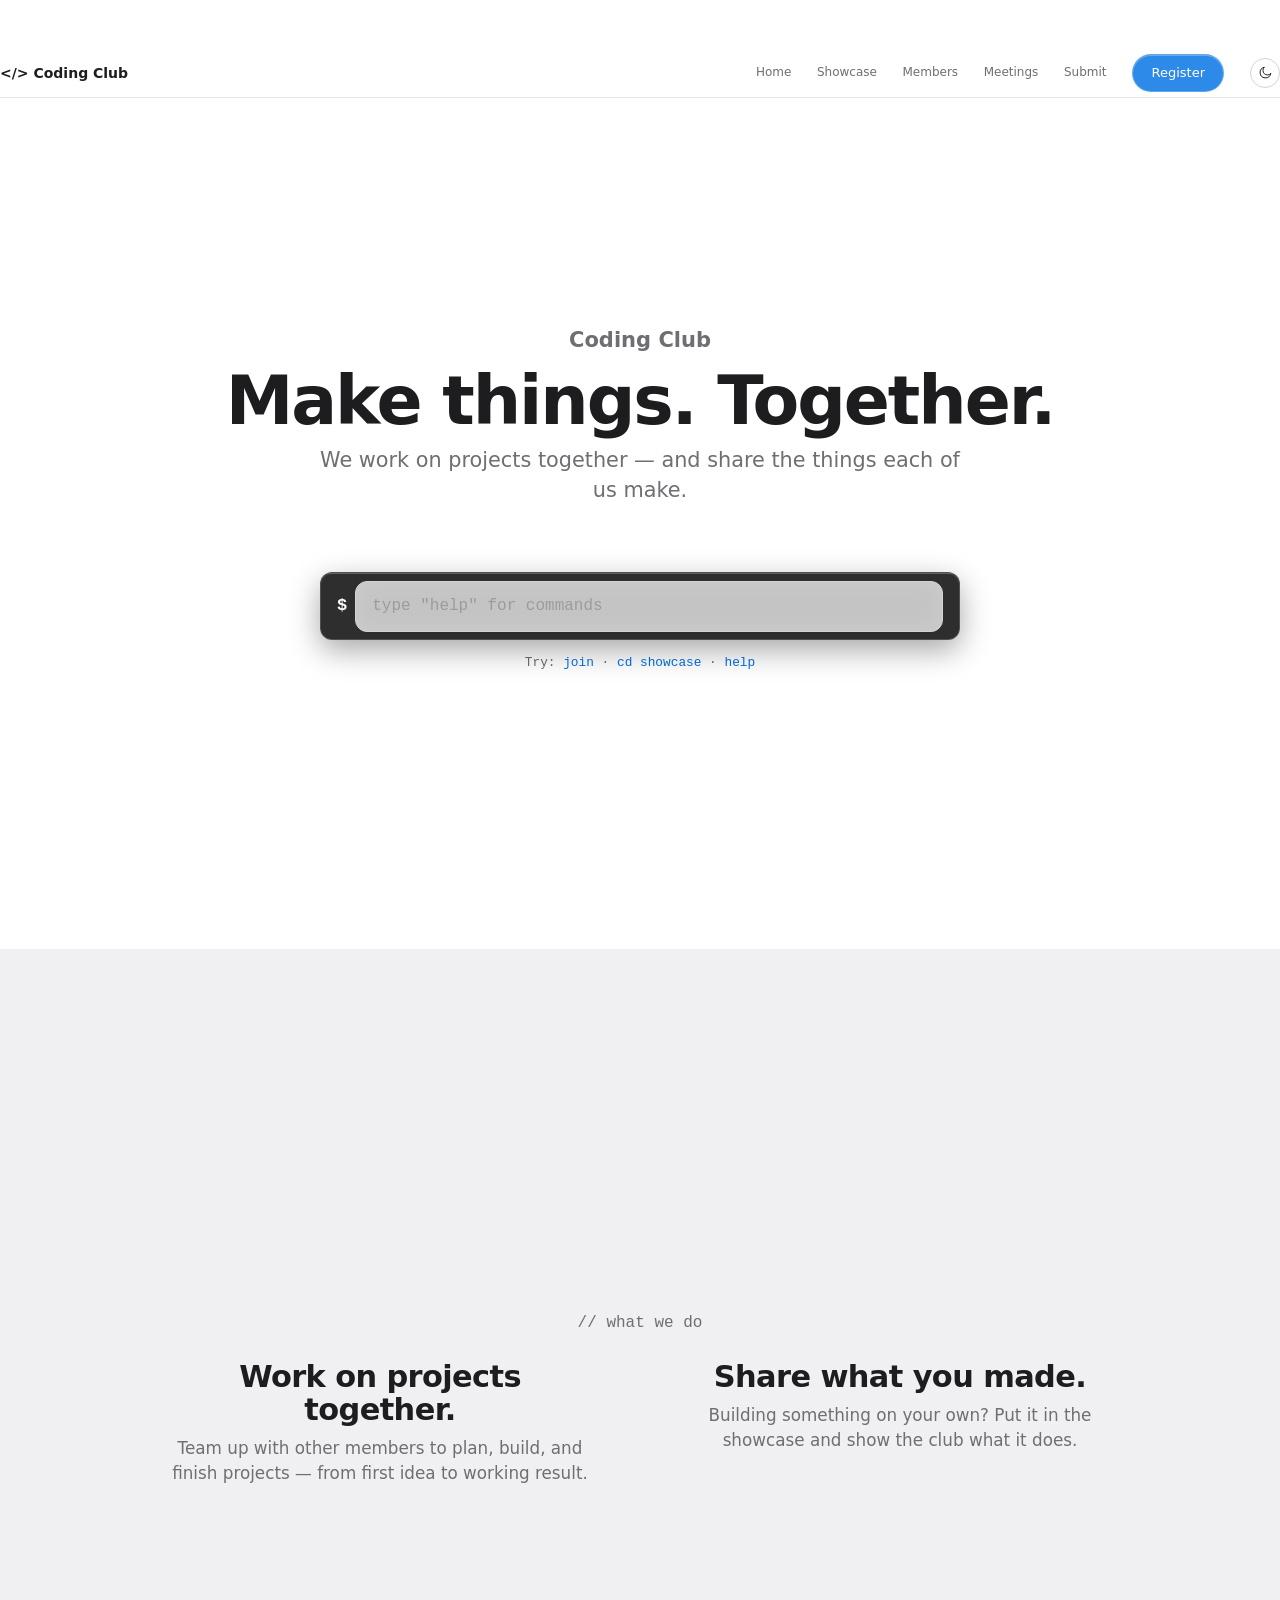
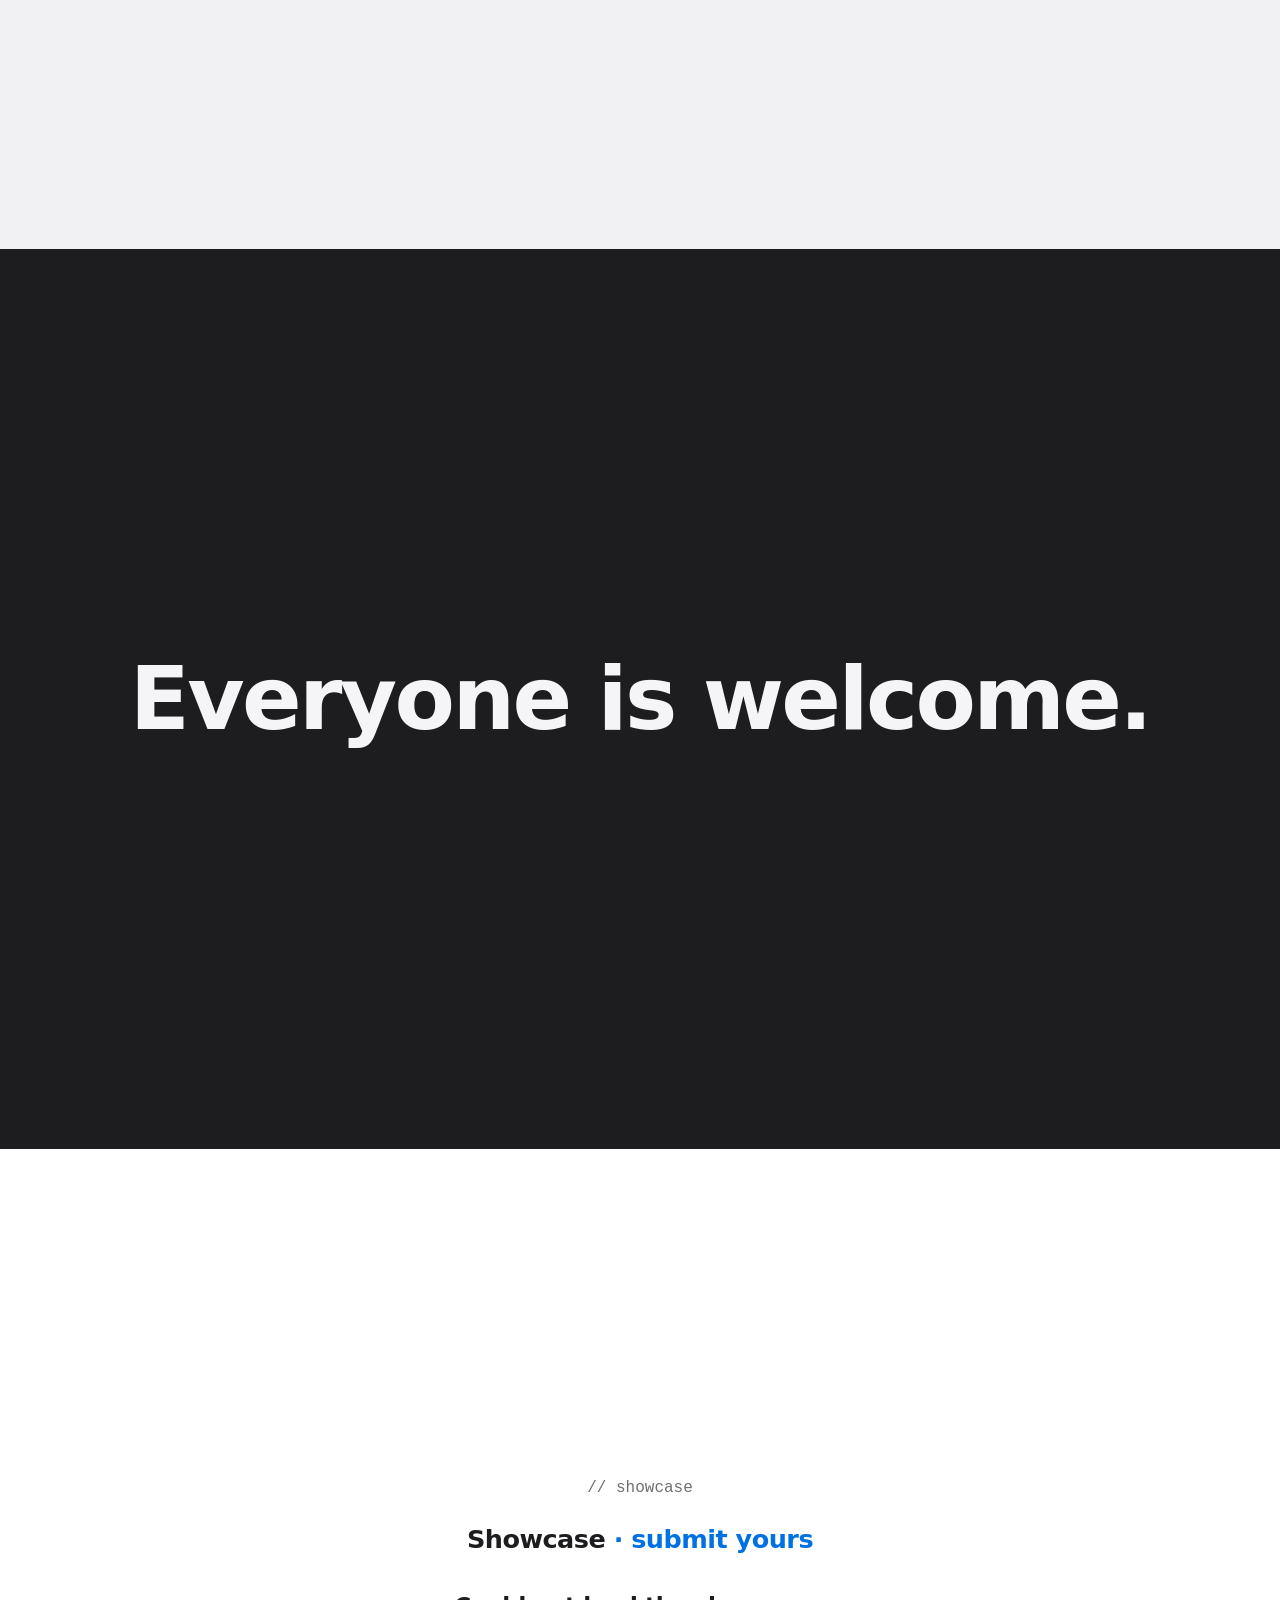
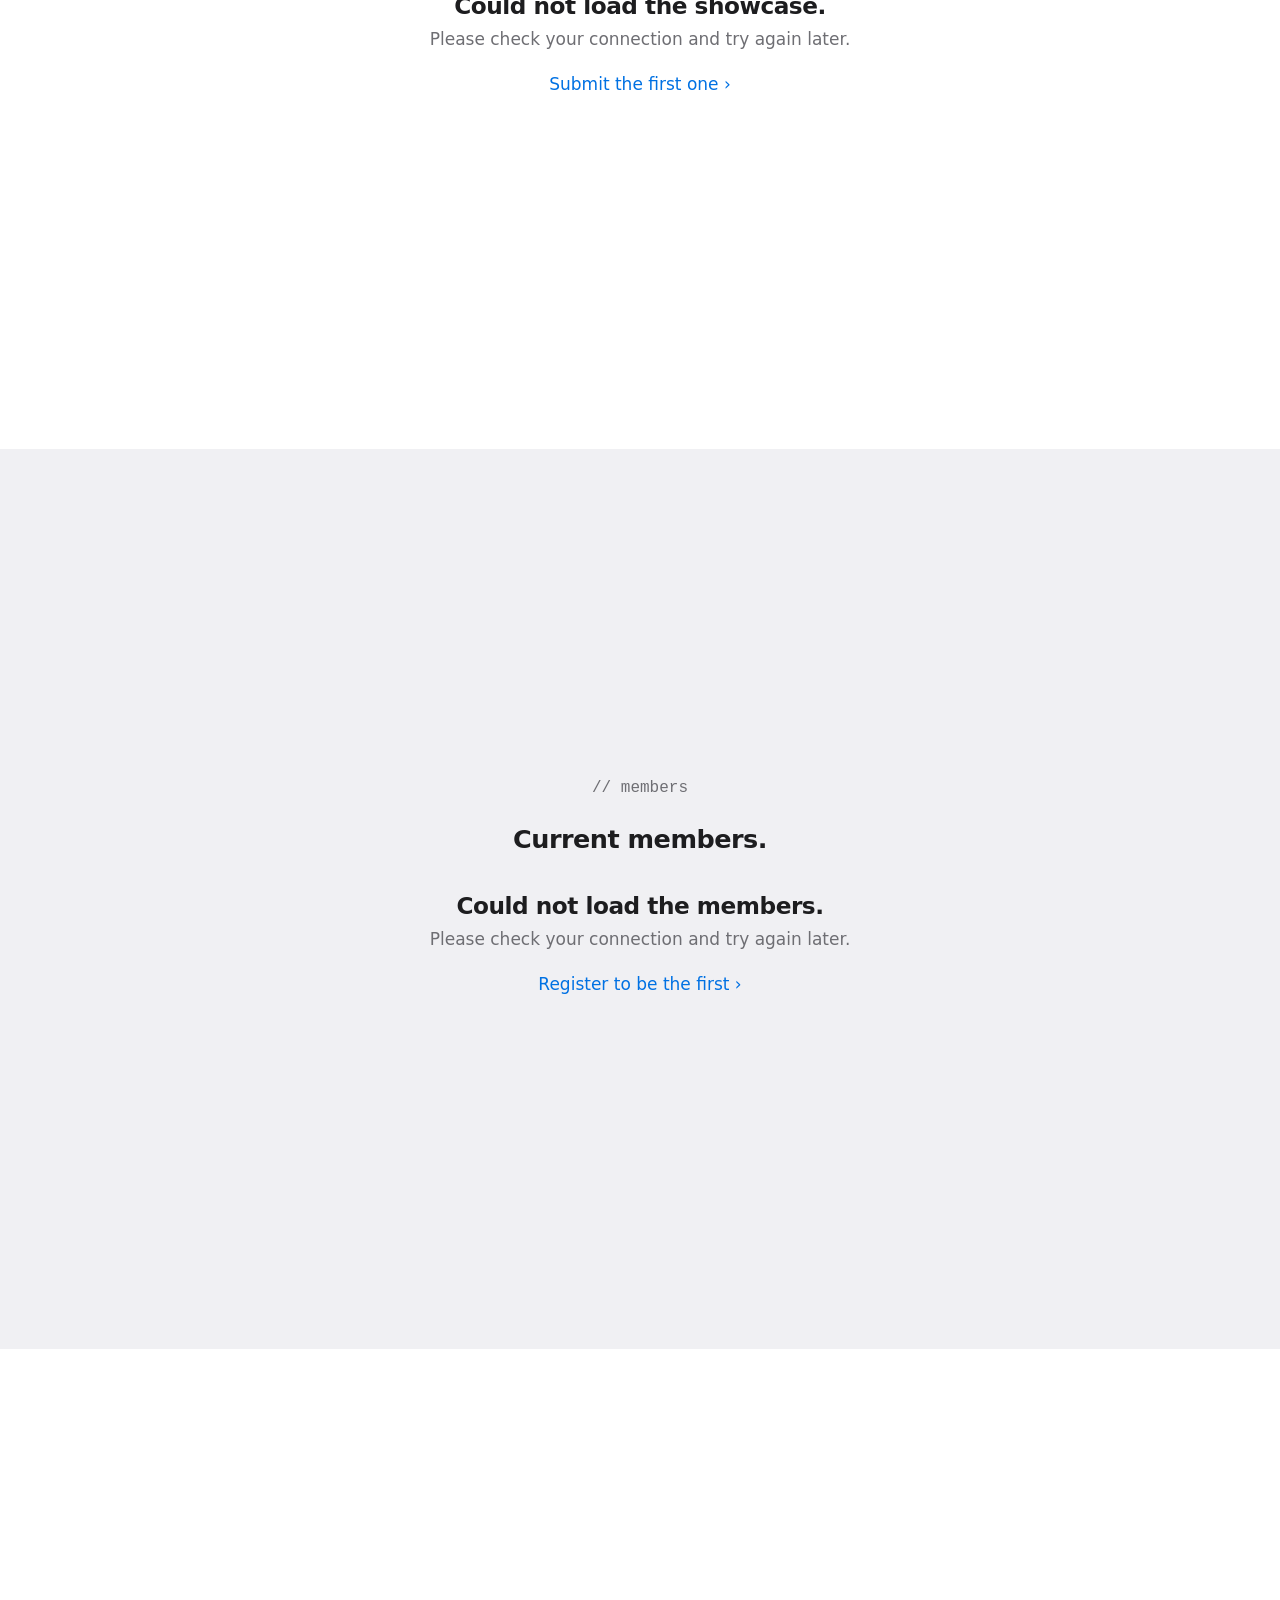
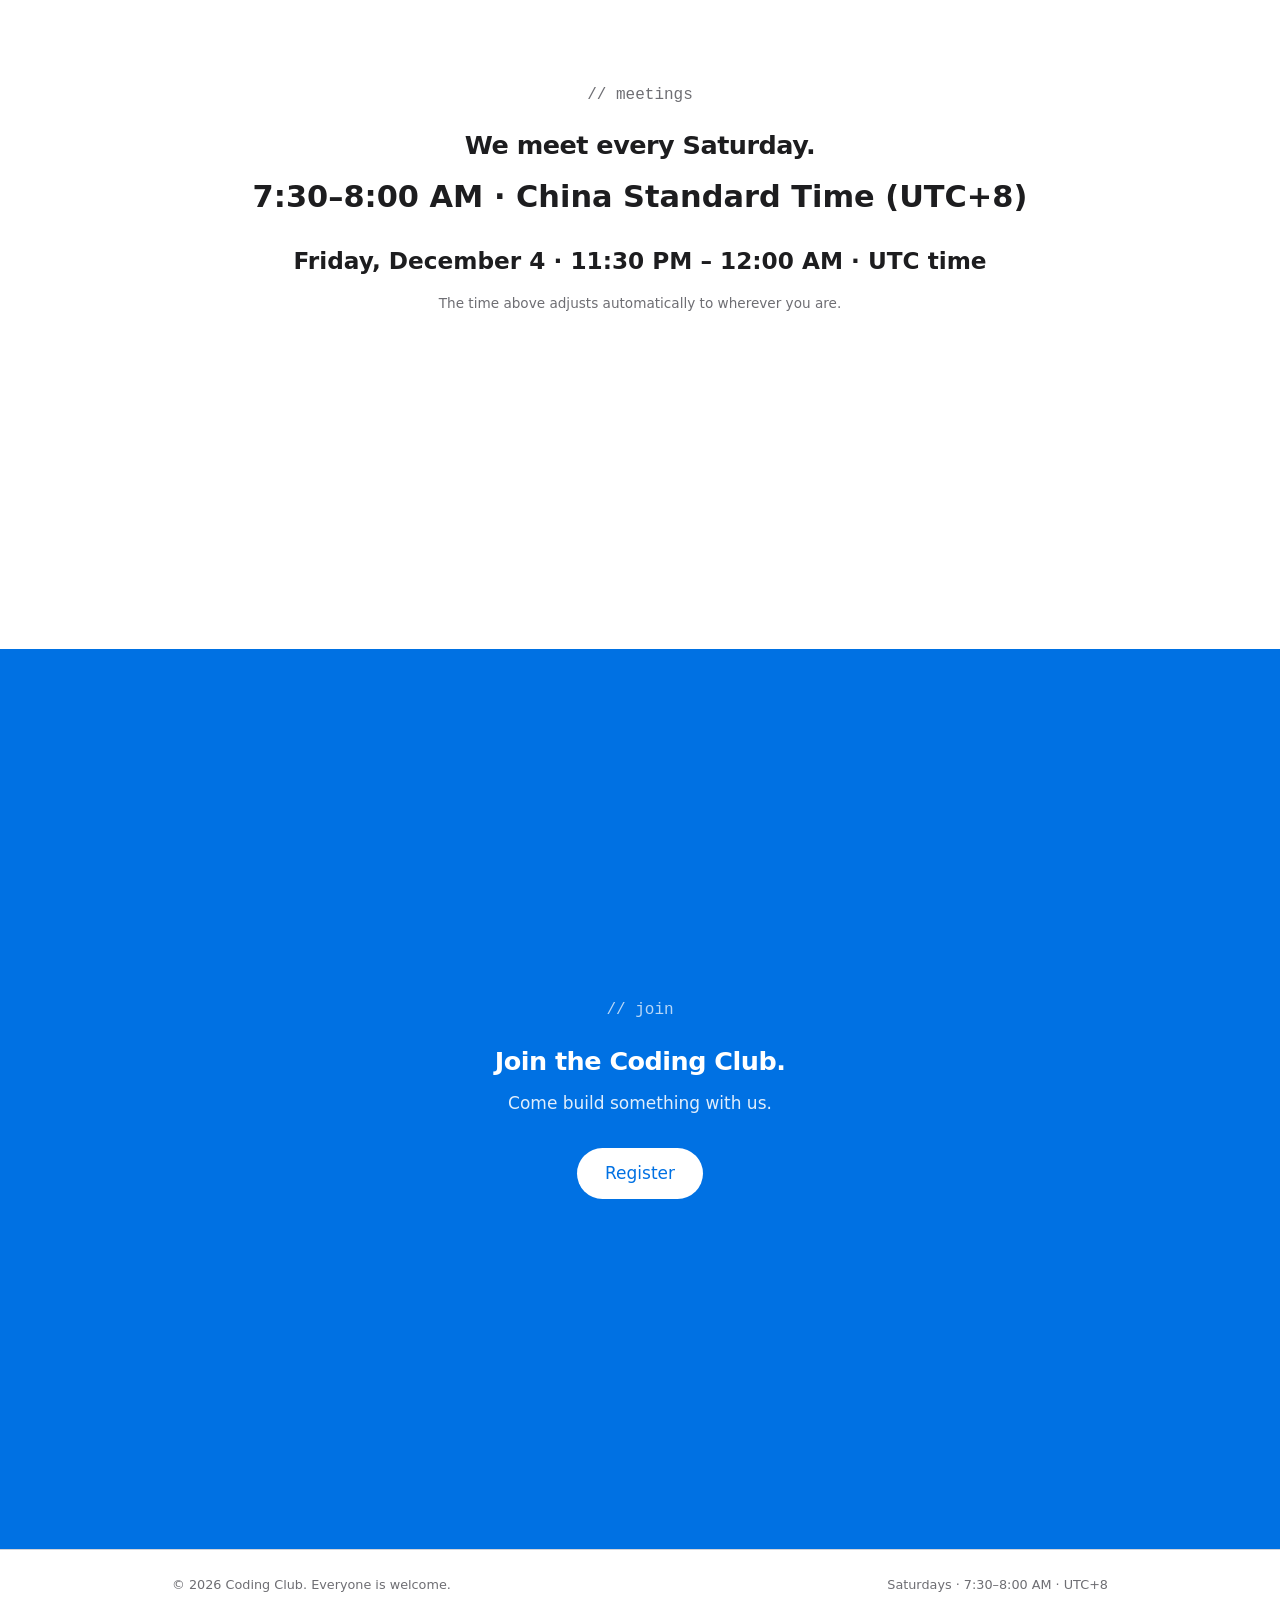
<file: index.html>
<!DOCTYPE html>
<html lang="en">
<head>
  <meta charset="UTF-8">
  <meta name="viewport" content="width=device-width, initial-scale=1.0">
  <meta name="description" content="The Coding Club — work on projects together and share what you make. Everyone is welcome. Meets every Saturday, 7:30-8:00 AM (UTC+8).">
  <title>Coding Club</title>
  <script>
    /* Apply saved theme before first paint (no flash). No saved value = follow system. */
    try {
      var t = localStorage.getItem('theme');
      if (t === 'dark' || t === 'light') document.documentElement.setAttribute('data-theme', t);
    } catch (e) {}
    /* Enable scroll-reveal animations; site.js reveals elements as they scroll in. */
    if ('IntersectionObserver' in window && !window.matchMedia('(prefers-reduced-motion: reduce)').matches) {
      document.documentElement.classList.add('anim-on');
    }
  </script>
  <link rel="stylesheet" href="style.css">
  <script src="theme.js" defer></script>
  <script src="api.js" defer></script>
  <script src="site.js" defer></script>
</head>
<body>
  <nav class="nav">
    <div class="nav-inner">
      <a class="logo" href="index.html">&lt;/&gt; Coding Club</a>
      <div class="nav-links">
        <a href="#">Home</a>
        <a href="#showcase">Showcase</a>
        <a href="#members">Members</a>
        <a href="#meetings">Meetings</a>
        <a href="submit.html">Submit</a>
        <a href="register.html" class="btn btn-primary">Register</a>
        <button class="theme-toggle" aria-label="Switch theme">
          <svg class="icon-sun" viewBox="0 0 24 24" fill="none" stroke="currentColor" stroke-width="1.6" stroke-linecap="round" aria-hidden="true">
            <circle cx="12" cy="12" r="4.2"></circle>
            <path d="M12 2.5v2.3M12 19.2v2.3M2.5 12h2.3M19.2 12h2.3M5 5l1.7 1.7M17.3 17.3L19 19M19 5l-1.7 1.7M6.7 17.3L5 19"></path>
          </svg>
          <svg class="icon-moon" viewBox="0 0 24 24" fill="none" stroke="currentColor" stroke-width="1.6" stroke-linecap="round" stroke-linejoin="round" aria-hidden="true">
            <path d="M20.4 13.9A8.6 8.6 0 1 1 10.1 3.6a6.8 6.8 0 0 0 10.3 10.3z"></path>
          </svg>
        </button>
      </div>
    </div>
  </nav>

  <main>
    <section class="screen hero">
      <p class="eyebrow reveal">Coding Club</p>
      <h1 class="reveal rd1">Make things. Together.</h1>
      <p class="sub reveal rd2">We work on projects together — and share the things each of us make.</p>
      <div class="terminal reveal rd3" id="terminal">
        <div class="term-out" id="term-out" role="log" aria-live="polite"></div>
        <div class="term-row">
          <span class="term-prompt" aria-hidden="true">$</span>
          <label for="term-input" class="visually-hidden">Type a command</label>
          <input id="term-input" class="term-input" type="text" autocomplete="off" autocapitalize="off" spellcheck="false" placeholder='type "help" for commands'>
        </div>
      </div>
      <p class="term-hint reveal rd3">Try: <button type="button" class="term-example">join</button> · <button type="button" class="term-example">cd showcase</button> · <button type="button" class="term-example">help</button></p>
    </section>

    <section class="screen screen-alt">
      <p class="mono-label reveal">// what we do</p>
      <div class="duo">
        <div class="reveal rd1">
          <h3>Work on projects together.</h3>
          <p>Team up with other members to plan, build, and finish projects — from first idea to working result.</p>
        </div>
        <div class="reveal rd2">
          <h3>Share what you made.</h3>
          <p>Building something on your own? Put it in the showcase and show the club what it does.</p>
        </div>
      </div>
    </section>

    <section class="screen screen-band">
      <h2 class="reveal">Everyone is welcome.</h2>
    </section>

    <section id="showcase" class="screen-scroll">
      <p class="mono-label reveal">// showcase</p>
      <h2 class="reveal rd1">Showcase <a href="submit.html" class="inline-link">· submit yours</a></h2>
      <div id="showcase-grid" class="showcase-grid"></div>
      <div id="showcase-empty" class="empty reveal rd2">
        <h3>Nothing here yet.</h3>
        <p>Projects that members share will show up here.</p>
        <a href="submit.html" class="cta-link">Submit the first one<span class="chev" aria-hidden="true"> ›</span></a>
      </div>
    </section>

    <section id="members" class="members-section screen-alt">
      <div class="members-stage">
        <p class="mono-label reveal">// members</p>
        <h2 class="reveal rd1">Current members.</h2>
        <div id="member-list" class="member-list" role="region" aria-label="Current members"></div>
        <div id="member-empty" class="empty reveal rd2">
          <h3>No members yet.</h3>
          <p>Register and you'll appear here.</p>
          <a href="register.html" class="cta-link">Register to be the first<span class="chev" aria-hidden="true"> ›</span></a>
        </div>
      </div>
    </section>

    <section id="meetings" class="screen">
      <p class="mono-label reveal">// meetings</p>
      <h2 class="reveal rd1">We meet every Saturday.</h2>
      <p class="rule reveal rd2">7:30–8:00 AM · China Standard Time (UTC+8)</p>
      <p id="meeting-next" class="next-time reveal rd3">Saturdays · 7:30–8:00 AM · UTC+8</p>
      <p class="note reveal rd3">The time above adjusts automatically to wherever you are.</p>
    </section>

    <section class="screen screen-accent">
      <p class="mono-label reveal">// join</p>
      <h2 class="reveal rd1">Join the Coding Club.</h2>
      <p class="lead reveal rd2">Come build something with us.</p>
      <a href="register.html" class="btn btn-invert btn-hero reveal rd3">Register</a>
    </section>
  </main>

  <footer>
    <div class="container foot-inner">
      <p>© <span id="year"></span> Coding Club. Everyone is welcome.</p>
      <p>Saturdays · 7:30–8:00 AM · UTC+8</p>
    </div>
  </footer>
</body>
</html>
</file>
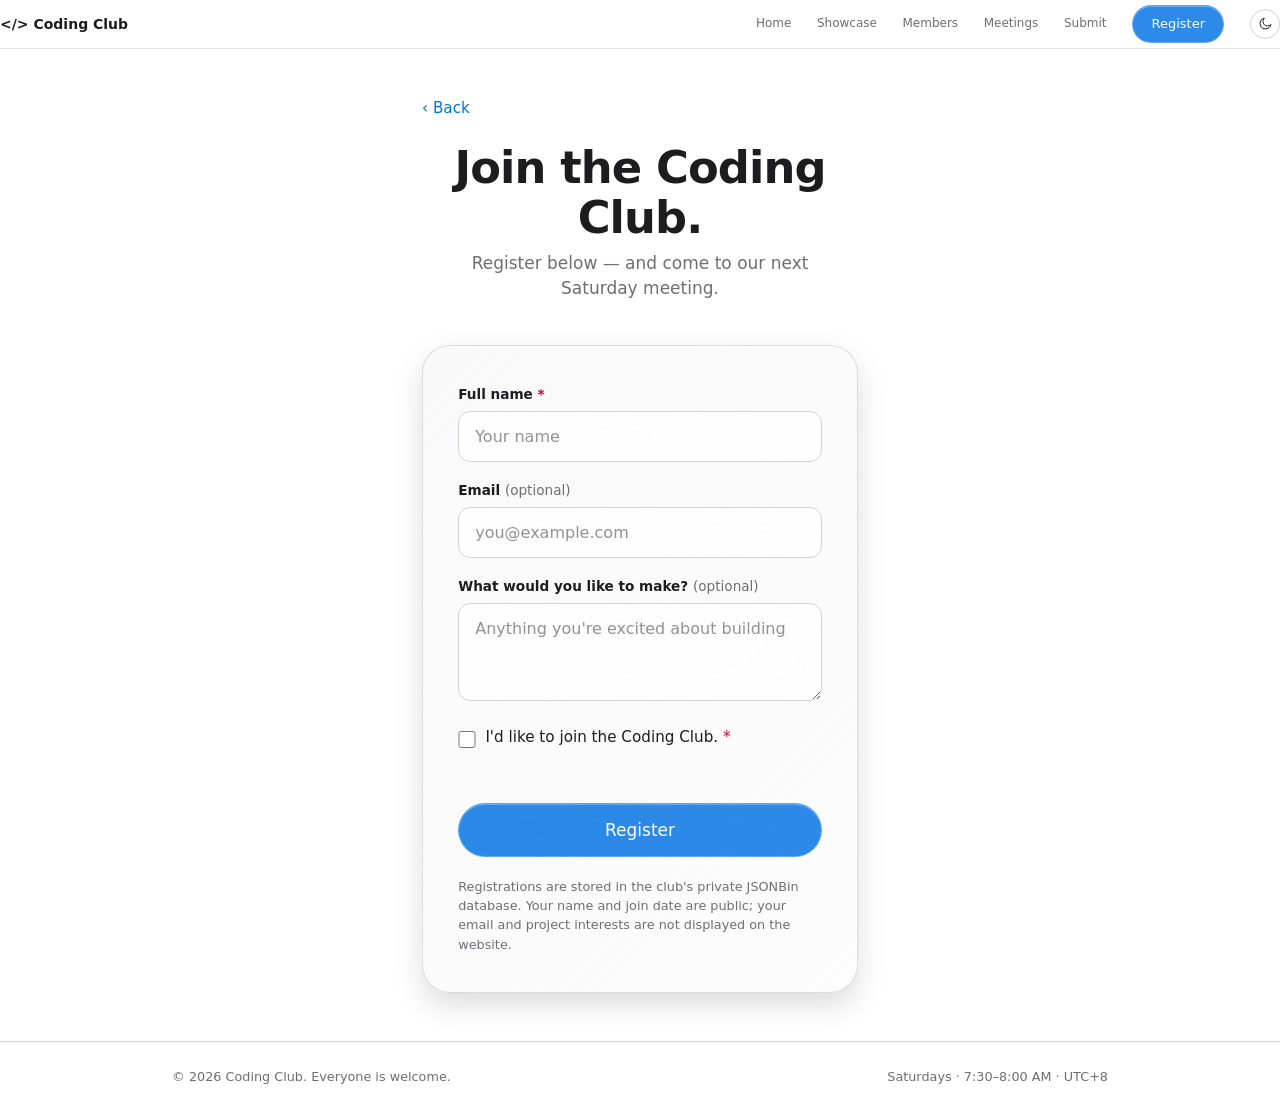
<file: register.html>
<!DOCTYPE html>
<html lang="en">
<head>
  <meta charset="UTF-8">
  <meta name="viewport" content="width=device-width, initial-scale=1.0">
  <meta name="description" content="Register to join the Coding Club.">
  <title>Register — Coding Club</title>
  <script>
    /* Apply saved theme before first paint (no flash). No saved value = follow system. */
    try {
      var t = localStorage.getItem('theme');
      if (t === 'dark' || t === 'light') document.documentElement.setAttribute('data-theme', t);
    } catch (e) {}
    /* Enable scroll-reveal animations; site.js reveals elements as they scroll in. */
    if ('IntersectionObserver' in window && !window.matchMedia('(prefers-reduced-motion: reduce)').matches) {
      document.documentElement.classList.add('anim-on');
    }
  </script>
  <link rel="stylesheet" href="style.css">
  <script src="theme.js" defer></script>
  <script src="api.js" defer></script>
  <script src="site.js" defer></script>
</head>
<body>
  <nav class="nav">
    <div class="nav-inner">
      <a class="logo" href="index.html">&lt;/&gt; Coding Club</a>
      <div class="nav-links">
        <a href="index.html">Home</a>
        <a href="index.html#showcase">Showcase</a>
        <a href="index.html#members">Members</a>
        <a href="index.html#meetings">Meetings</a>
        <a href="submit.html">Submit</a>
        <a href="register.html" class="btn btn-primary">Register</a>
        <button class="theme-toggle" aria-label="Switch theme">
          <svg class="icon-sun" viewBox="0 0 24 24" fill="none" stroke="currentColor" stroke-width="1.6" stroke-linecap="round" aria-hidden="true">
            <circle cx="12" cy="12" r="4.2"></circle>
            <path d="M12 2.5v2.3M12 19.2v2.3M2.5 12h2.3M19.2 12h2.3M5 5l1.7 1.7M17.3 17.3L19 19M19 5l-1.7 1.7M6.7 17.3L5 19"></path>
          </svg>
          <svg class="icon-moon" viewBox="0 0 24 24" fill="none" stroke="currentColor" stroke-width="1.6" stroke-linecap="round" stroke-linejoin="round" aria-hidden="true">
            <path d="M20.4 13.9A8.6 8.6 0 1 1 10.1 3.6a6.8 6.8 0 0 0 10.3 10.3z"></path>
          </svg>
        </button>
      </div>
    </div>
  </nav>

  <main class="auth-wrap container">
    <a href="index.html" class="back-link reveal">‹ Back</a>
    <h1 class="reveal rd1">Join the Coding Club.</h1>
    <p class="page-sub reveal rd1">Register below — and come to our next Saturday meeting.</p>

    <form id="register-form" class="form-card reveal rd2" novalidate>
      <div class="form-row">
        <label for="reg-name">Full name <span class="required">*</span></label>
        <input type="text" id="reg-name" required autocomplete="name" placeholder="Your name">
      </div>

      <div class="form-row">
        <label for="reg-email">Email <span class="muted">(optional)</span></label>
        <input type="email" id="reg-email" autocomplete="email" placeholder="you@example.com">
      </div>

      <div class="form-row">
        <label for="reg-msg">What would you like to make? <span class="muted">(optional)</span></label>
        <textarea id="reg-msg" rows="3" maxlength="500" placeholder="Anything you're excited about building"></textarea>
      </div>

      <div class="form-row checkbox-row">
        <input type="checkbox" id="reg-consent" required>
        <label for="reg-consent">I'd like to join the Coding Club. <span class="required">*</span></label>
      </div>

      <p id="reg-status" class="status" role="status" aria-live="polite"></p>
      <button type="submit" class="btn btn-primary btn-block">Register</button>

      <p class="form-note">Registrations are stored in the club's private JSONBin database. Your name and join date are public; your email and project interests are not displayed on the website.</p>
    </form>
  </main>

  <footer>
    <div class="container foot-inner">
      <p>© <span id="year"></span> Coding Club. Everyone is welcome.</p>
      <p>Saturdays · 7:30–8:00 AM · UTC+8</p>
    </div>
  </footer>

  <script>
    document.getElementById('register-form').addEventListener('submit', async function (e) {
      e.preventDefault();
      var form = this;
      var status = document.getElementById('reg-status');
      var name = document.getElementById('reg-name');
      var email = document.getElementById('reg-email');
      var make = document.getElementById('reg-msg');
      var consent = document.getElementById('reg-consent');
      if (!name.value.trim() || !consent.checked) {
        status.textContent = 'Please fill in the required fields.';
        status.className = 'status error';
        return;
      }
      if (email.value.trim() && !email.checkValidity()) {
        status.textContent = 'Please enter a valid email address, or leave it empty.';
        status.className = 'status error';
        return;
      }

      var button = form.querySelector('button[type="submit"]');
      button.disabled = true;
      status.textContent = 'Saving your registration...';
      status.className = 'status';
      try {
        await window.ClubAPI.post('/api/members', {
          name: name.value.trim(),
          email: email.value.trim(),
          make: make.value.trim()
        });
        status.textContent = 'Thanks for registering. See you Saturday — you are now in the members section on the home page.';
        status.className = 'status success';
        form.reset();
      } catch (error) {
        status.textContent = error.message || 'Could not save your registration. Please try again.';
        status.className = 'status error';
      } finally {
        button.disabled = false;
      }
    });
  </script>
</body>
</html>
</file>
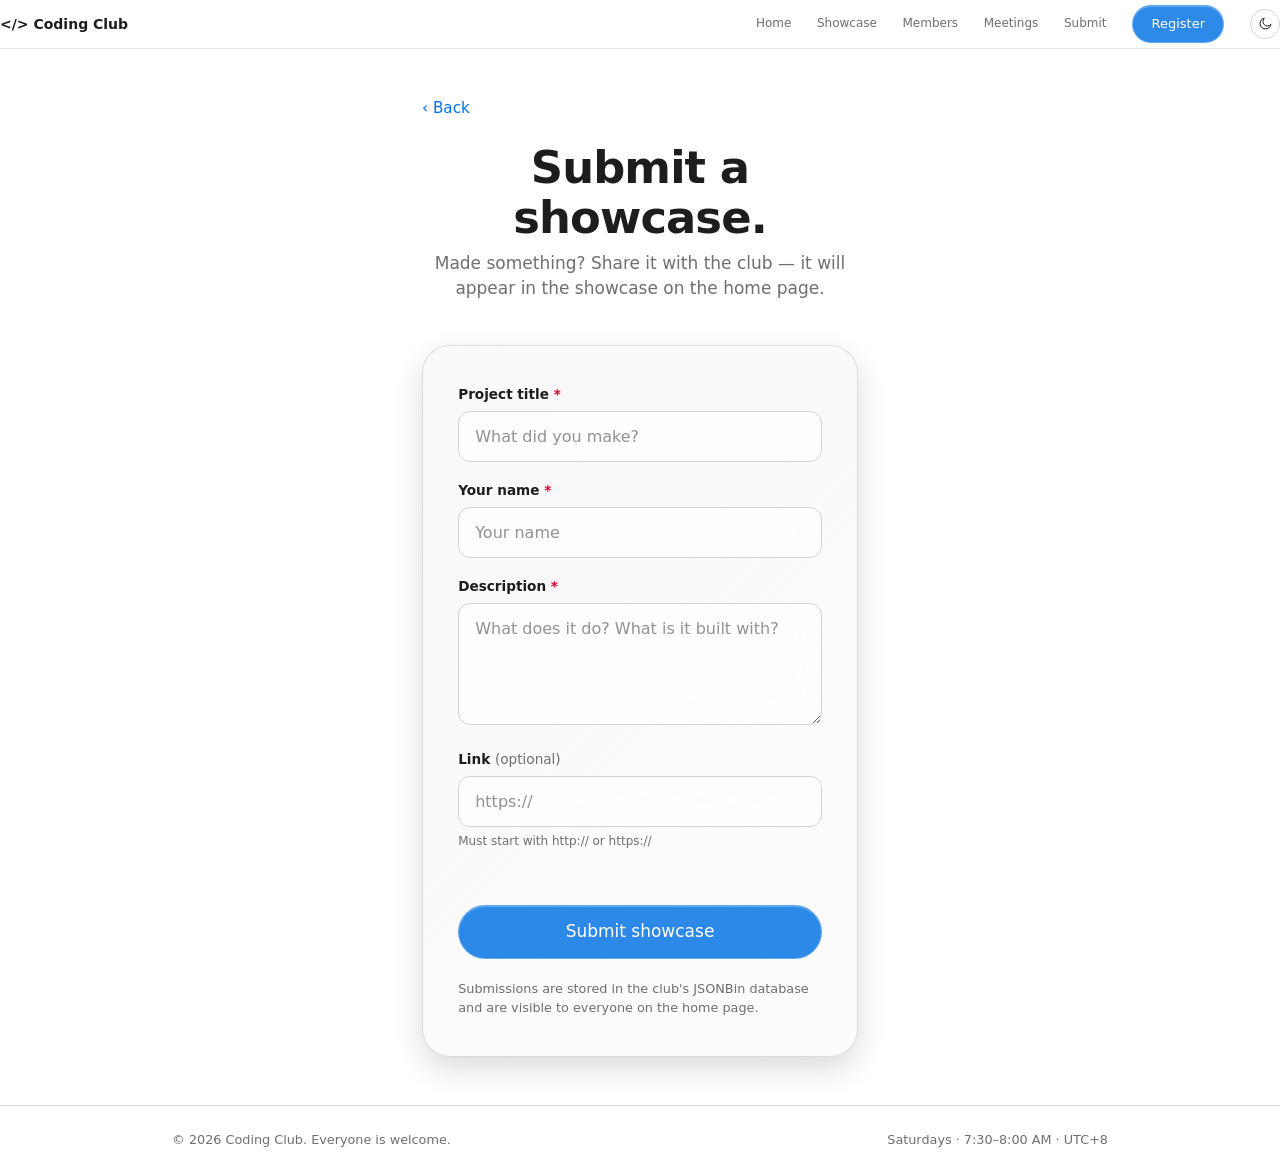
<file: submit.html>
<!DOCTYPE html>
<html lang="en">
<head>
  <meta charset="UTF-8">
  <meta name="viewport" content="width=device-width, initial-scale=1.0">
  <meta name="description" content="Share a project for the Coding Club showcase.">
  <title>Submit a showcase — Coding Club</title>
  <script>
    /* Apply saved theme before first paint (no flash). No saved value = follow system. */
    try {
      var t = localStorage.getItem('theme');
      if (t === 'dark' || t === 'light') document.documentElement.setAttribute('data-theme', t);
    } catch (e) {}
    /* Enable scroll-reveal animations; site.js reveals elements as they scroll in. */
    if ('IntersectionObserver' in window && !window.matchMedia('(prefers-reduced-motion: reduce)').matches) {
      document.documentElement.classList.add('anim-on');
    }
  </script>
  <link rel="stylesheet" href="style.css">
  <script src="theme.js" defer></script>
  <script src="api.js" defer></script>
  <script src="site.js" defer></script>
</head>
<body>
  <nav class="nav">
    <div class="nav-inner">
      <a class="logo" href="index.html">&lt;/&gt; Coding Club</a>
      <div class="nav-links">
        <a href="index.html">Home</a>
        <a href="index.html#showcase">Showcase</a>
        <a href="index.html#members">Members</a>
        <a href="index.html#meetings">Meetings</a>
        <a href="submit.html">Submit</a>
        <a href="register.html" class="btn btn-primary">Register</a>
        <button class="theme-toggle" aria-label="Switch theme">
          <svg class="icon-sun" viewBox="0 0 24 24" fill="none" stroke="currentColor" stroke-width="1.6" stroke-linecap="round" aria-hidden="true">
            <circle cx="12" cy="12" r="4.2"></circle>
            <path d="M12 2.5v2.3M12 19.2v2.3M2.5 12h2.3M19.2 12h2.3M5 5l1.7 1.7M17.3 17.3L19 19M19 5l-1.7 1.7M6.7 17.3L5 19"></path>
          </svg>
          <svg class="icon-moon" viewBox="0 0 24 24" fill="none" stroke="currentColor" stroke-width="1.6" stroke-linecap="round" stroke-linejoin="round" aria-hidden="true">
            <path d="M20.4 13.9A8.6 8.6 0 1 1 10.1 3.6a6.8 6.8 0 0 0 10.3 10.3z"></path>
          </svg>
        </button>
      </div>
    </div>
  </nav>

  <main class="auth-wrap container">
    <a href="index.html" class="back-link reveal">‹ Back</a>
    <h1 class="reveal rd1">Submit a showcase.</h1>
    <p class="page-sub reveal rd1">Made something? Share it with the club — it will appear in the showcase on the home page.</p>

    <form id="submit-form" class="form-card reveal rd2" novalidate>
      <div class="form-row">
        <label for="sc-title">Project title <span class="required">*</span></label>
        <input type="text" id="sc-title" maxlength="80" placeholder="What did you make?">
      </div>

      <div class="form-row">
        <label for="sc-name">Your name <span class="required">*</span></label>
        <input type="text" id="sc-name" maxlength="60" autocomplete="name" placeholder="Your name">
      </div>

      <div class="form-row">
        <label for="sc-desc">Description <span class="required">*</span></label>
        <textarea id="sc-desc" rows="4" maxlength="500" placeholder="What does it do? What is it built with?"></textarea>
      </div>

      <div class="form-row">
        <label for="sc-link">Link <span class="muted">(optional)</span></label>
        <input type="url" id="sc-link" placeholder="https://">
        <p class="field-hint">Must start with http:// or https://</p>
      </div>

      <p id="submit-status" class="status" role="status" aria-live="polite"></p>
      <button type="submit" class="btn btn-primary btn-block">Submit showcase</button>

      <p class="form-note">Submissions are stored in the club's JSONBin database and are visible to everyone on the home page.</p>
    </form>
  </main>

  <footer>
    <div class="container foot-inner">
      <p>© <span id="year"></span> Coding Club. Everyone is welcome.</p>
      <p>Saturdays · 7:30–8:00 AM · UTC+8</p>
    </div>
  </footer>
</body>
</html>
</file>
<file: style.css>
/* ============================================================
   Coding Club — stylesheet
   Full-screen snap sections, one solid color each, centered text.
   Follows the system theme by default; the nav toggle forces
   dark or light and remembers the choice (see theme.js).
   ============================================================ */

/* ---------- Light theme (default) ---------- */
:root {
  --bg: #ffffff;
  --bg-alt: #f0f0f3;
  --text: #1d1d1f;
  --muted: #6e6e73;
  --link: #0071e3;
  --btn-bg: #0071e3;
  --btn-hover: #0077ed;
  --btn-text: #ffffff;
  --card: #f5f5f7;
  --nav-bg: rgba(255, 255, 255, 0.72);
  --nav-border: rgba(0, 0, 0, 0.1);
  --hairline: #d2d2d7;
  --input-bg: #ffffff;
  --input-border: #d2d2d7;
  --band-bg: #1d1d1f;
  --band-text: #f5f5f7;
  --success: #1d8a3e;
  --danger: #d70030;
  --shadow: 0 4px 24px rgba(0, 0, 0, 0.06);
  color-scheme: light;
}

/* ---------- Dark theme (system preference) ---------- */
@media (prefers-color-scheme: dark) {
  :root:not([data-theme="light"]) {
    --bg: #000000;
    --bg-alt: #1d1d1f;
    --text: #f5f5f7;
    --muted: #86868b;
    --link: #2997ff;
    --btn-bg: #0071e3;
    --btn-hover: #0077ed;
    --btn-text: #ffffff;
    --card: #1d1d1f;
    --nav-bg: rgba(22, 22, 23, 0.72);
    --nav-border: rgba(255, 255, 255, 0.12);
    --hairline: #424245;
    --input-bg: #0b0b0c;
    --input-border: #424245;
    --band-bg: #f5f5f7;
    --band-text: #1d1d1f;
    --success: #30d158;
    --danger: #ff453a;
    --shadow: 0 4px 24px rgba(0, 0, 0, 0.5);
    color-scheme: dark;
  }
}

/* ---------- Forced dark theme (toggle) ---------- */
:root[data-theme="dark"] {
  --bg: #000000;
  --bg-alt: #1d1d1f;
  --text: #f5f5f7;
  --muted: #86868b;
  --link: #2997ff;
  --btn-bg: #0071e3;
  --btn-hover: #0077ed;
  --btn-text: #ffffff;
  --card: #1d1d1f;
  --nav-bg: rgba(22, 22, 23, 0.72);
  --nav-border: rgba(255, 255, 255, 0.12);
  --hairline: #424245;
  --input-bg: #0b0b0c;
  --input-border: #424245;
  --band-bg: #f5f5f7;
  --band-text: #1d1d1f;
  --success: #30d158;
  --danger: #ff453a;
  --shadow: 0 4px 24px rgba(0, 0, 0, 0.5);
  color-scheme: dark;
}

/* ---------- Forced light theme (toggle) ---------- */
:root[data-theme="light"] {
  --bg: #ffffff;
  --bg-alt: #f0f0f3;
  --text: #1d1d1f;
  --muted: #6e6e73;
  --link: #0071e3;
  --btn-bg: #0071e3;
  --btn-hover: #0077ed;
  --btn-text: #ffffff;
  --card: #f5f5f7;
  --nav-bg: rgba(255, 255, 255, 0.72);
  --nav-border: rgba(0, 0, 0, 0.1);
  --hairline: #d2d2d7;
  --input-bg: #ffffff;
  --input-border: #d2d2d7;
  --band-bg: #1d1d1f;
  --band-text: #f5f5f7;
  --success: #1d8a3e;
  --danger: #d70030;
  --shadow: 0 4px 24px rgba(0, 0, 0, 0.06);
  color-scheme: light;
}

/* ---------- Base ---------- */
* { box-sizing: border-box; }

html { scroll-behavior: smooth; }

/* Full-screen snap scrolling, enabled only on pages with .screen sections
   (site.js adds the "snap" class). Proximity lets you rest mid-transition
   between two sections instead of forcing distinct stops. */
html.snap { scroll-snap-type: y proximity; }

body {
  margin: 0;
  font-family: -apple-system, BlinkMacSystemFont, "SF Pro Text", "SF Pro Display", "Helvetica Neue", "Segoe UI", system-ui, sans-serif;
  font-size: 17px;
  line-height: 1.47;
  background: var(--bg);
  color: var(--text);
  -webkit-font-smoothing: antialiased;
}

h1, h2, h3 { letter-spacing: -0.02em; line-height: 1.1; }

.container { max-width: 980px; margin: 0 auto; padding: 0 22px; }

/* ---------- Nav ---------- */
.nav {
  position: sticky;
  top: 0;
  z-index: 100;
  background: var(--nav-bg);
  -webkit-backdrop-filter: saturate(180%) blur(20px);
  backdrop-filter: saturate(180%) blur(20px);
  border-bottom: 1px solid var(--nav-border);
}

.nav-inner {
  height: 48px;
  display: flex;
  align-items: center;
  justify-content: space-between;
  gap: 1.75rem;
  overflow-x: auto;
}

.logo {
  font-size: 14px;
  font-weight: 600;
  color: var(--text);
  text-decoration: none;
  white-space: nowrap;
}

.nav-links { display: flex; align-items: center; gap: 1.6rem; }

.nav-links a:not(.btn) {
  font-size: 12px;
  color: var(--muted);
  text-decoration: none;
  white-space: nowrap;
}

.nav-links a:not(.btn):hover { color: var(--text); }

/* ---------- Buttons and links ---------- */
.btn {
  display: inline-block;
  border: 0;
  border-radius: 980px;
  padding: 0.55rem 1.15rem;
  font: inherit;
  font-size: 13px;
  font-weight: 500;
  text-decoration: none;
  cursor: pointer;
  transition: background 0.15s ease;
}

.btn-primary {
  background: var(--btn-bg);
  background: color-mix(in srgb, var(--btn-bg) 82%, transparent);
  color: var(--btn-text);
  -webkit-backdrop-filter: blur(14px) saturate(160%);
  backdrop-filter: blur(14px) saturate(160%);
  border: 1px solid rgba(255, 255, 255, 0.24);
  box-shadow: inset 0 1px 0 rgba(255, 255, 255, 0.28);
}
.btn-primary:hover { background: var(--btn-hover); }

.btn-invert { background: #ffffff; color: var(--btn-bg); }
.btn-invert:hover { background: rgba(255, 255, 255, 0.9); }

.btn-hero { font-size: 17px; padding: 0.8rem 1.75rem; }
.btn-block { display: flex; width: 100%; justify-content: center; font-size: 17px; padding: 0.85rem 1.75rem; }

.cta-link {
  font-size: 17px;
  color: var(--link);
  text-decoration: none;
  display: inline-block;
}

.cta-link:hover { text-decoration: underline; }

/* ---------- Full-screen snap sections ----------
   Sections pin in place while the next one slides up over them, so the
   current section's content stays still during the change. Every section
   needs an opaque background so the pinned section below cannot show through. */
.screen,
.screen-scroll {
  min-height: 100vh;
  min-height: 100svh;
  scroll-snap-align: start;
  display: flex;
  flex-direction: column;
  align-items: center;
  justify-content: center;
  text-align: center;
  padding: 6rem 22px;
  background: var(--bg);
}

.screen { position: sticky; top: 0; z-index: 1; }
.screen-scroll { position: relative; z-index: 1; }

.screen h2, .screen-scroll h2 { margin: 0 0 1rem; }

/* On very short screens, unpin the sections so tall content stays reachable. */
@media (max-height: 600px) {
  .screen { position: relative; }
}

.screen-alt { background: var(--bg-alt); }

.screen-band { background: var(--band-bg); color: var(--band-text); }
.screen-band h2 {
  font-size: clamp(2.75rem, 9vw, 5.5rem);
  font-weight: 700;
  letter-spacing: -0.03em;
  margin: 0;
}

.screen-accent { background: var(--btn-bg); color: #ffffff; }
.screen-accent .mono-label { color: rgba(255, 255, 255, 0.72); }
.screen-accent h2 { color: #ffffff; }
.screen-accent .lead { color: rgba(255, 255, 255, 0.88); margin: 0 0 2rem; }

.mono-label {
  font-family: ui-monospace, "SF Mono", SFMono-Regular, Menlo, Consolas, "Liberation Mono", monospace;
  font-size: 1rem;
  color: var(--muted);
  margin: 0 0 1.5rem;
}

/* ---------- Hero ---------- */
.eyebrow { margin: 0 0 0.5rem; font-size: 21px; font-weight: 600; color: var(--muted); }

.hero h1 {
  font-size: clamp(2.6rem, 7vw, 4.25rem);
  font-weight: 700;
  letter-spacing: -0.03em;
  margin: 0 0 0.4rem;
}

.hero .sub {
  font-size: clamp(1.05rem, 2.4vw, 1.3rem);
  color: var(--muted);
  max-width: 40rem;
  margin: 0 0 1.9rem;
}

/* ---------- What we do (two text columns) ---------- */
.duo {
  width: 100%;
  max-width: 60rem;
  display: grid;
  grid-template-columns: repeat(auto-fit, minmax(260px, 1fr));
  gap: 3rem 5rem;
}

.duo h3 { font-size: clamp(1.5rem, 3vw, 1.9rem); margin: 0 0 0.6rem; }
.duo p { color: var(--muted); font-size: 1.05rem; margin: 0; }

/* ---------- Showcase ---------- */
.section-head {
  width: 100%;
  max-width: 980px;
  display: flex;
  align-items: baseline;
  justify-content: space-between;
  gap: 1.25rem;
  flex-wrap: wrap;
  margin-bottom: 2.25rem;
}

.section-head h2 { font-size: clamp(1.9rem, 4.5vw, 2.6rem); font-weight: 700; margin: 0; }

.showcase-grid {
  width: 100%;
  max-width: 980px;
  display: grid;
  grid-template-columns: repeat(auto-fill, minmax(270px, 1fr));
  gap: 20px;
}

.showcase-grid:empty { display: none; }

.showcase-card {
  background: var(--card);
  border-radius: 24px;
  padding: 1.9rem;
  display: flex;
  flex-direction: column;
  gap: 0.55rem;
  margin: 0;
}

.showcase-card h3 { font-size: 1.2rem; margin: 0; }
.showcase-card .desc { color: var(--muted); font-size: 0.98rem; margin: 0; flex-grow: 1; }
.showcase-card .meta { color: var(--muted); font-size: 0.8rem; }

.card-link { color: var(--link); text-decoration: none; font-size: 0.98rem; align-self: flex-start; }
.card-link:hover { text-decoration: underline; }

.empty { padding: 1.5rem 0; }
.empty h3 { font-size: 1.45rem; margin: 0 0 0.5rem; }
.empty p { color: var(--muted); margin: 0 0 1.25rem; }

/* ---------- Meetings ---------- */
.rule { font-size: clamp(1.3rem, 3.2vw, 1.9rem); font-weight: 700; margin: 0 0 1.5rem; }
.next-time { font-size: clamp(1.1rem, 2.8vw, 1.45rem); font-weight: 600; margin: 0 0 1rem; }
.note { color: var(--muted); font-size: 0.85rem; margin: 0; }

/* ---------- Footer ----------
   Positioned above the pinned sections so it slides over the last one
   instead of hiding behind it. */
footer {
  position: relative;
  z-index: 2;
  background: var(--bg);
  border-top: 1px solid var(--hairline);
}
html.snap footer { scroll-snap-align: end; }

.foot-inner {
  display: flex;
  justify-content: space-between;
  gap: 0.75rem 2rem;
  flex-wrap: wrap;
  padding-top: 1.6rem;
  padding-bottom: 1.6rem;
  font-size: 0.8rem;
  color: var(--muted);
}

.foot-inner p { margin: 0; }

/* ---------- Forms ---------- */
.auth-wrap {
  max-width: 30rem;
  margin: 0 auto;
  min-height: calc(100vh - 120px);
  min-height: calc(100svh - 120px);
  display: flex;
  flex-direction: column;
  padding-top: 3rem;
  padding-bottom: 3rem;
}

/* Auto margins center the block when it fits; they collapse to zero
   (top-aligned, fully reachable) when the form is taller than the viewport. */
.auth-wrap > :first-child { margin-top: auto; }
.auth-wrap > :last-child { margin-bottom: auto; }

.auth-wrap h1 {
  font-size: clamp(2rem, 5vw, 2.8rem);
  font-weight: 700;
  text-align: center;
  margin: 0 0 0.6rem;
}

.page-sub { text-align: center; color: var(--muted); margin: 0 auto 0.5rem; max-width: 26rem; }

.form-card {
  background: var(--card);
  border-radius: 28px;
  padding: 2.4rem 2.2rem;
  margin-top: 2.25rem;
  box-shadow: var(--shadow);
}

.form-row { margin-bottom: 1.15rem; }

.form-row label { display: block; font-size: 0.85rem; font-weight: 600; margin-bottom: 0.4rem; }

.required { color: var(--danger); }
.muted { color: var(--muted); font-weight: 400; }

input[type="text"], input[type="email"], input[type="url"], textarea {
  width: 100%;
  padding: 0.8rem 1rem;
  font: inherit;
  font-size: 1rem;
  color: var(--text);
  background: var(--input-bg);
  background: color-mix(in srgb, var(--input-bg) 76%, transparent);
  -webkit-backdrop-filter: blur(12px);
  backdrop-filter: blur(12px);
  border: 1px solid var(--input-border);
  border-radius: 12px;
}

input::placeholder, textarea::placeholder { color: var(--muted); opacity: 0.75; }

input:focus, textarea:focus {
  outline: none;
  border-color: var(--btn-bg);
  box-shadow: 0 0 0 4px rgba(0, 113, 227, 0.15);
}

textarea { resize: vertical; }

.field-hint { font-size: 0.75rem; color: var(--muted); margin: 0.35rem 0 0; }

.checkbox-row { display: flex; gap: 0.6rem; align-items: flex-start; }

.checkbox-row input[type="checkbox"] {
  width: 1.1rem;
  height: 1.1rem;
  margin: 0.28rem 0 0;
  accent-color: var(--btn-bg);
  flex: none;
}

.checkbox-row label { margin: 0; font-weight: 400; font-size: 0.95rem; }

.status { font-size: 0.95rem; min-height: 1.3em; margin: 0.25rem 0 1rem; }
.status.error { color: var(--danger); }
.status.success { color: var(--success); }
.status a { color: var(--link); }

.form-note { font-size: 0.8rem; color: var(--muted); margin: 1.25rem 0 0; line-height: 1.5; }

/* ---------- Theme toggle ---------- */
.theme-toggle {
  display: inline-flex;
  align-items: center;
  justify-content: center;
  width: 30px;
  height: 30px;
  padding: 0;
  background: transparent;
  border: 1px solid var(--hairline);
  border-radius: 999px;
  color: var(--text);
  cursor: pointer;
}

.theme-toggle:hover { border-color: var(--muted); }
.theme-toggle svg { width: 15px; height: 15px; }
.theme-toggle .icon-sun { display: none; }
.theme-toggle .icon-moon { display: block; }

/* ---------- Focus ---------- */
a:focus-visible, button:focus-visible { outline: 2px solid var(--link); outline-offset: 2px; }

/* ---------- Command terminal (home hero) ----------
   Skinny, wide, black and white. The output area starts hidden and each
   printed line fades in just above the input row. */
.terminal {
  width: min(40rem, 100%);
  margin-top: 2.2rem;
  background: rgba(0, 0, 0, 0.82);
  -webkit-backdrop-filter: blur(18px) saturate(140%);
  backdrop-filter: blur(18px) saturate(140%);
  border: 1px solid rgba(255, 255, 255, 0.16);
  border-radius: 12px;
  box-shadow:
    inset 0 1px 0 rgba(255, 255, 255, 0.12),
    0 10px 30px rgba(0, 0, 0, 0.35);
  color: #f2f2f2;
  font-family: ui-monospace, "SF Mono", SFMono-Regular, Menlo, Consolas, "Liberation Mono", monospace;
  text-align: left;
}

.term-out {
  max-height: 4.4rem;
  overflow-y: auto;
  padding: 0.7rem 1rem 0.3rem;
  font-size: 0.82rem;
  line-height: 1.5;
}

.term-out:empty { display: none; }

.term-line {
  white-space: pre-wrap;
  word-break: break-word;
  animation: term-line-in 0.22s ease-out;
}

@keyframes term-line-in {
  from { opacity: 0; transform: translateY(3px); }
  to { opacity: 1; transform: none; }
}

@media (prefers-reduced-motion: reduce) {
  .term-line { animation: none; }
}

.term-echo { color: #bfbfbf; }
.term-muted { color: #8f8f8f; }
.term-success { color: #ffffff; font-weight: 700; }

.term-row {
  display: flex;
  align-items: center;
  gap: 0.5rem;
  padding: 0.45rem 1rem;
  border-top: 1px solid rgba(255, 255, 255, 0.14);
}

.term-prompt { color: #ffffff; font-weight: 700; }

.term-input {
  flex: 1;
  min-width: 0;
  background: transparent;
  border: 0;
  outline: none;
  color: #ffffff;
  font: inherit;
  font-size: 0.9rem;
  padding: 0.3rem 0;
}

.term-input::placeholder { color: #8f8f8f; }

.term-hint {
  margin: 0.9rem 0 0;
  font-family: ui-monospace, "SF Mono", SFMono-Regular, Menlo, Consolas, "Liberation Mono", monospace;
  font-size: 0.8rem;
  color: var(--muted);
}

.term-example {
  padding: 0;
  border: 0;
  background: none;
  color: var(--link);
  font: inherit;
  cursor: pointer;
}

.term-example:hover { text-decoration: underline; }

.visually-hidden {
  position: absolute;
  width: 1px;
  height: 1px;
  margin: -1px;
  padding: 0;
  overflow: hidden;
  clip: rect(0 0 0 0);
  white-space: nowrap;
  border: 0;
}

/* ---------- Inline link inside a heading ---------- */
.inline-link { color: var(--link); text-decoration: none; }
.inline-link:hover { text-decoration: underline; }

/* ---------- Back button (form pages) ---------- */
.back-link {
  display: inline-block;
  font-size: 0.95rem;
  color: var(--link);
  text-decoration: none;
  margin-bottom: 1.5rem;
}

.back-link:hover { text-decoration: underline; }

/* ---------- Members (circular smartwatch-style list) ----------
   The sticky stage stays on screen while page scrolling rotates the list.
   JavaScript sets --members-scroll from the member count; after one full
   circuit, the runway ends and the next section continues normally. */
#members {
  position: relative;
  z-index: 1;
  height: calc(100vh + var(--members-scroll, 0px));
  height: calc(100svh + var(--members-scroll, 0px));
  scroll-snap-align: start;
  background: var(--bg-alt);
}

.members-stage {
  position: sticky;
  top: 0;
  height: 100vh;
  height: 100svh;
  display: flex;
  flex-direction: column;
  align-items: center;
  justify-content: center;
  overflow: hidden;
  text-align: center;
  padding: 6rem 22px;
  background: var(--bg-alt);
}

.members-stage > .mono-label,
.members-stage > h2,
.members-stage > .empty { flex: none; }

.members-stage h2 { margin: 0 0 1rem; }

.member-list {
  position: relative;
  isolation: isolate;
  width: min(28rem, 100%);
  height: min(22rem, 52vh);
  flex: none;
  margin: 1rem 0 0;
  overflow: hidden;
}

.member-list:empty { display: none; }

.member-item {
  position: absolute;
  left: 50%;
  top: 50%;
  width: calc(100% - 1rem);
  overflow: hidden;
  border-radius: 18px;
  padding: 1rem 1.6rem;
  display: flex;
  flex-direction: column;
  gap: 0.15rem;
  transform-origin: center;
  will-change: transform, opacity;
}

.member-item::after {
  content: "";
  position: absolute;
  inset: 0;
  border-radius: inherit;
  background: linear-gradient(115deg, rgba(255, 255, 255, 0.3), transparent 42%);
  opacity: 0.55;
  pointer-events: none;
}

.member-name { font-size: 1.15rem; font-weight: 600; }
.member-date { font-size: 0.8rem; color: var(--muted); }

/* ---------- Liquid glass surfaces ----------
   Neutral frosted panels used across the site. The solid section backgrounds
   remain in place so pinned sections never show through one another. */
.form-card,
.showcase-card,
.member-item {
  background: var(--card);
  background: linear-gradient(
    135deg,
    color-mix(in srgb, var(--card) 62%, transparent),
    color-mix(in srgb, var(--card) 28%, transparent)
  );
  -webkit-backdrop-filter: blur(20px) saturate(160%);
  backdrop-filter: blur(20px) saturate(160%);
  border: 1px solid var(--hairline);
  border-color: color-mix(in srgb, var(--text) 14%, transparent);
  box-shadow:
    inset 0 1px 0 rgba(255, 255, 255, 0.42),
    inset 0 -1px 0 rgba(255, 255, 255, 0.08),
    0 12px 30px rgba(0, 0, 0, 0.14);
}

/* ---------- Scroll-reveal animations ----------
   Enabled by the inline head script (class "anim-on" on <html>);
   site.js adds "is-visible" as elements enter the viewport.
   The transform eases past its target and settles back — a small bounce. */
html.anim-on .reveal {
  opacity: 0;
  transform: translateY(24px);
  transition:
    opacity 0.6s cubic-bezier(0.22, 0.61, 0.36, 1),
    transform 0.8s cubic-bezier(0.34, 1.56, 0.64, 1);
}

html.anim-on .reveal.is-visible {
  opacity: 1;
  transform: none;
}

html.anim-on .rd1 { transition-delay: 0.08s; }
html.anim-on .rd2 { transition-delay: 0.16s; }
html.anim-on .rd3 { transition-delay: 0.24s; }

@media (prefers-reduced-motion: reduce) {
  html { scroll-behavior: auto; }
  html.snap { scroll-snap-type: none; }
  html.anim-on .reveal {
    opacity: 1;
    transform: none;
    transition: none;
  }
}

/* ---------- Small screens ---------- */
@media (max-width: 640px) {
  .nav-links a:not(.btn) { display: none; }
  .nav-inner { overflow-x: visible; gap: 1rem; }
  .nav-links { gap: 0.9rem; }
  .screen, .screen-scroll, .members-stage { padding-top: 4.5rem; padding-bottom: 4.5rem; }
  .form-card { padding: 1.9rem 1.4rem; }
}
</file>
